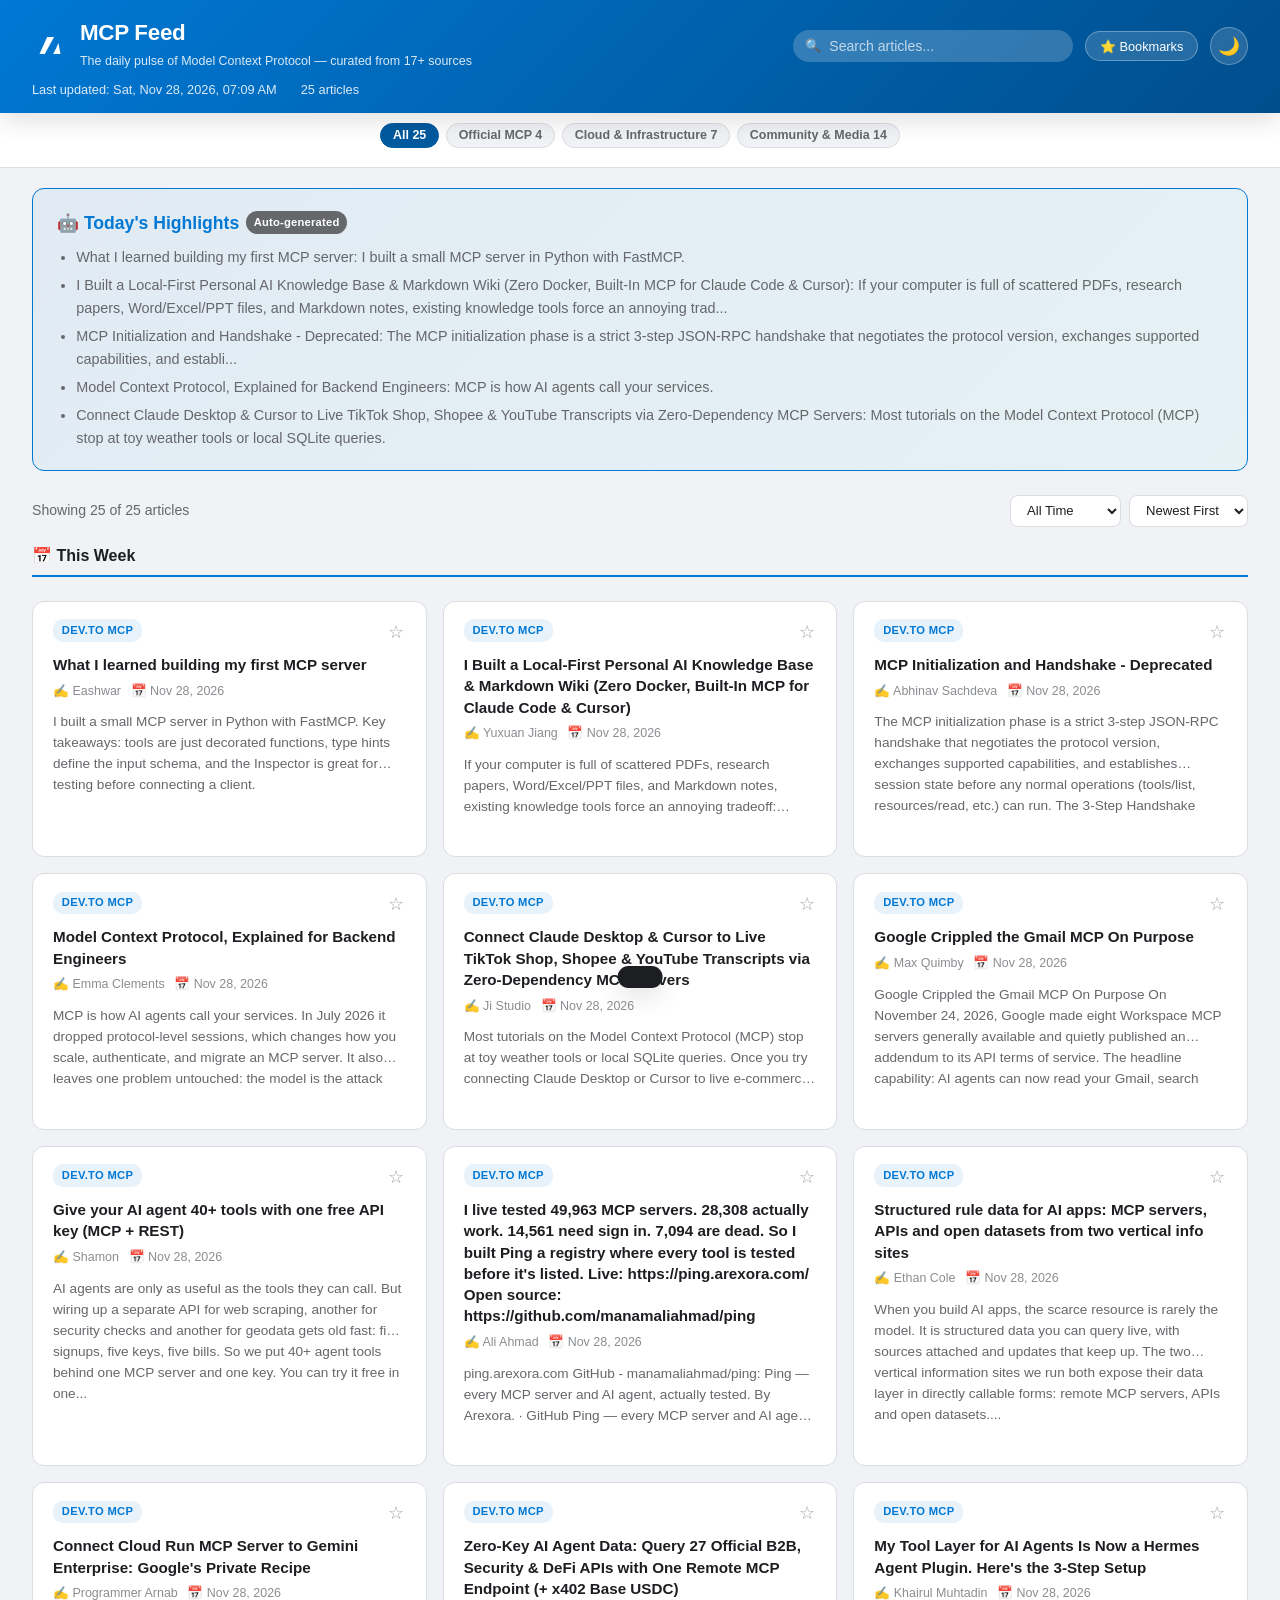
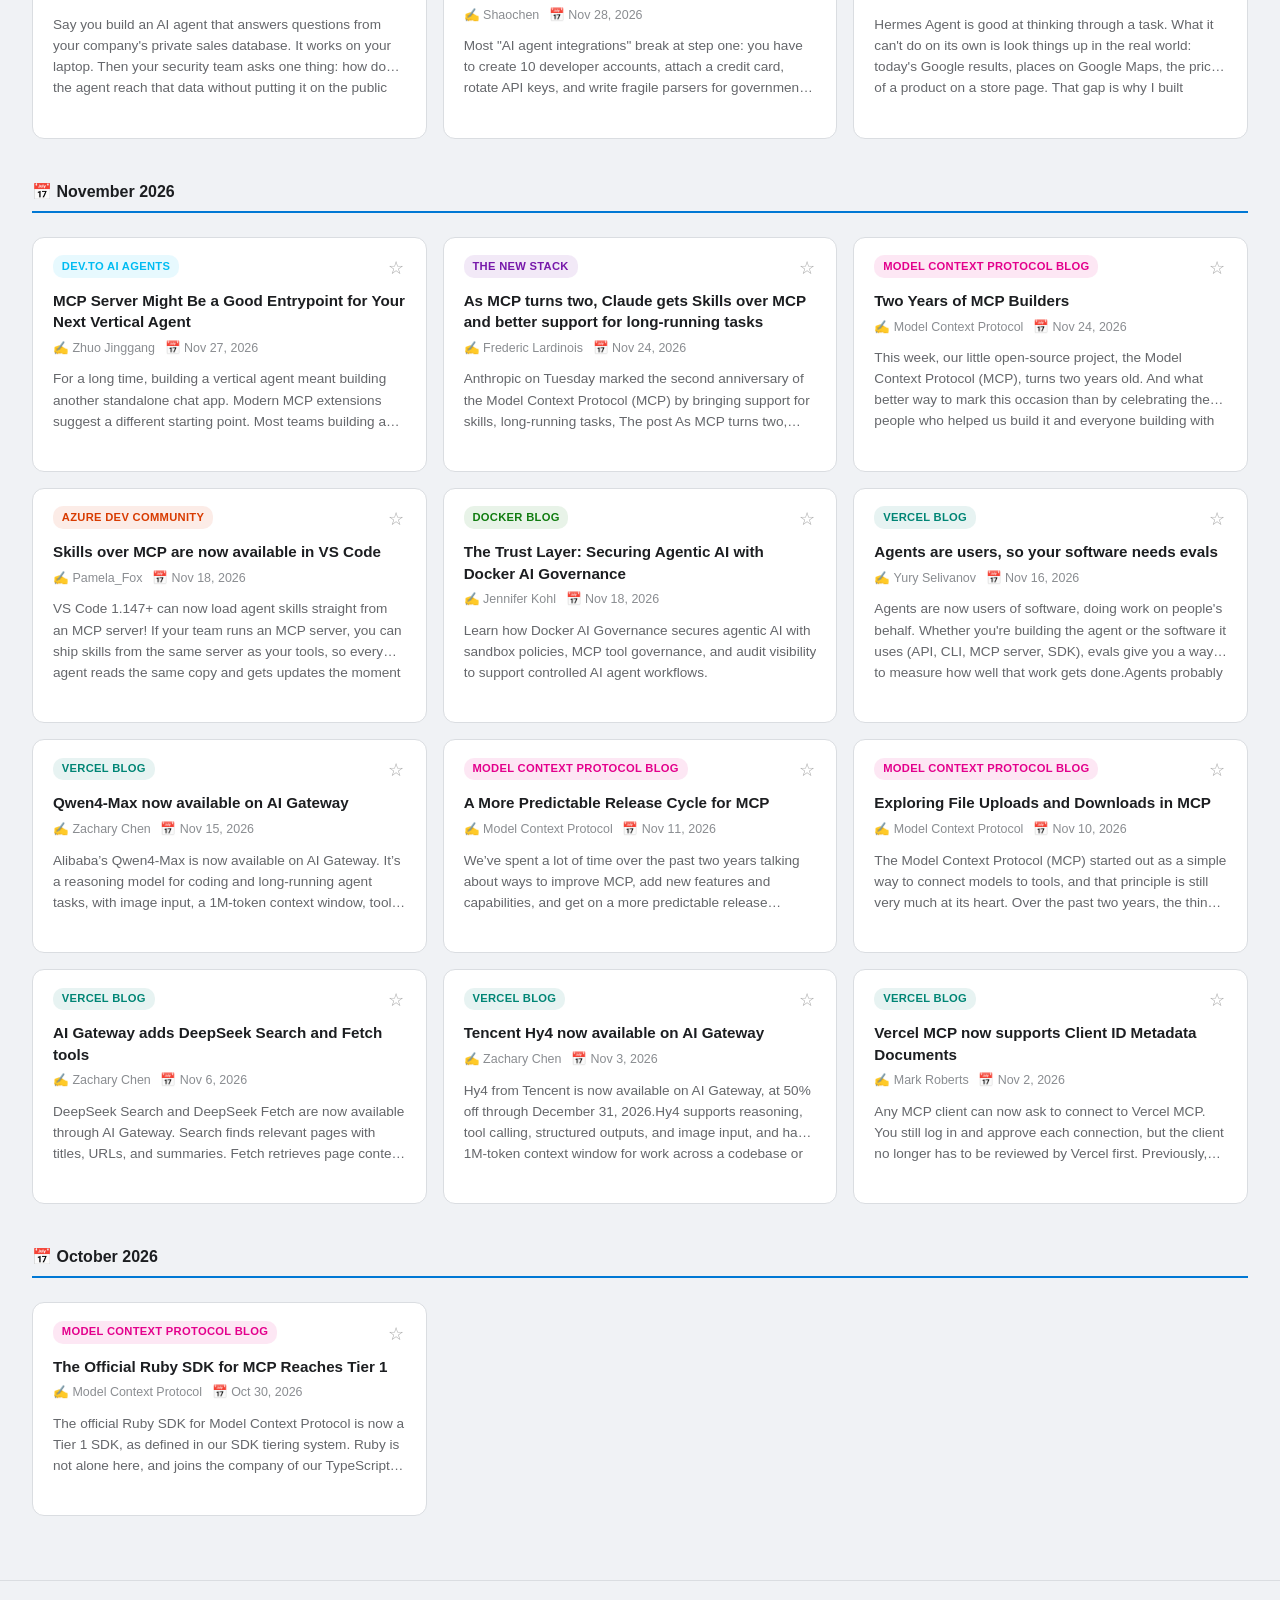
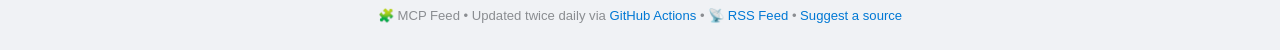
<file: index.html>
<!DOCTYPE html>
<html lang="en" data-theme="light">
<head>
  <meta charset="UTF-8">
  <meta name="viewport" content="width=device-width, initial-scale=1.0">
  <title>MCP Feed</title>
  <meta name="description" content="The daily pulse of Model Context Protocol — curated from 17+ sources. Updated twice daily.">
  <!-- Open Graph -->
  <meta property="og:type" content="website">
  <meta property="og:title" content="MCP Feed">
  <meta property="og:description" content="The daily pulse of Model Context Protocol — curated from 17+ sources. Updated twice daily.">
  <meta property="og:url" content="https://mcp.news">
  <meta property="og:image" content="https://mcp.news/og-image.png">
  <meta property="og:image:width" content="1200">
  <meta property="og:image:height" content="630">
  <!-- Twitter Card -->
  <meta name="twitter:card" content="summary_large_image">
  <meta name="twitter:title" content="MCP Feed">
  <meta name="twitter:description" content="The daily pulse of Model Context Protocol — curated from 17+ sources. Updated twice daily.">
  <meta name="twitter:image" content="https://mcp.news/og-image.png">
  <!-- PWA -->
  <meta name="theme-color" content="#0078D4">
  <link rel="manifest" href="manifest.json">
  <link rel="apple-touch-icon" href="icons/icon-192.png">
  <!-- RSS -->
  <link rel="alternate" type="application/rss+xml" title="MCP Feed" href="data/mcp-feed.xml">
  <link rel="icon" href="data:image/svg+xml,<svg xmlns=%22http://www.w3.org/2000/svg%22 viewBox=%220 0 100 100%22><text y=%22.9em%22 font-size=%2290%22>☁️</text></svg>">
  <link rel="stylesheet" href="css/styles.css">
  <!-- Google Analytics -->
  <script async src="https://www.googletagmanager.com/gtag/js?id=G-DWJ9GXBL0M"></script>
  <script>
    window.dataLayer = window.dataLayer || [];
    function gtag(){dataLayer.push(arguments);}
    gtag('js', new Date());
    gtag('config', 'G-DWJ9GXBL0M');
  </script>
  <!-- Microsoft Clarity -->
  <script type="text/javascript">
    (function(c,l,a,r,i,t,y){
        c[a]=c[a]||function(){(c[a].q=c[a].q||[]).push(arguments)};
        t=l.createElement(r);t.async=1;t.src="https://www.clarity.ms/tag/"+i;
        y=l.getElementsByTagName(r)[0];y.parentNode.insertBefore(t,y);
    })(window, document, "clarity", "script", "vub6kkd744");
  </script>
</head>
<body>
  <header>
    <div class="header-content">
      <div class="logo">
        <svg width="36" height="36" viewBox="0 0 96 96" fill="none" xmlns="http://www.w3.org/2000/svg">
          <path d="M27.2 69.6L47.6 24H58.8L34 69.6H27.2ZM20 69.6L40.4 24H51.6L26.8 69.6H20ZM56.4 69.6L64 54.4L70.4 40L76 69.6H56.4Z" fill="white"/>
        </svg>
        <div>
          <h1>MCP Feed</h1>
          <span class="subtitle">The daily pulse of Model Context Protocol — curated from 17+ sources</span>
        </div>
      </div>
      <div class="header-actions">
        <div class="search-box">
          <span class="search-icon">🔍</span>
          <input type="text" id="search-input" placeholder="Search articles..." autocomplete="off">
        </div>
        <button id="bookmarks-toggle" title="Show bookmarked articles">⭐ Bookmarks</button>
        <button id="theme-toggle" title="Toggle dark mode">🌙</button>
      </div>
    </div>
    <div class="stats-bar">
      <span id="last-updated">Loading...</span>
      <span id="total-count"></span>
    </div>
  </header>

  <div class="filters">
    <div class="filter-scroll">
      <div class="filter-pills" id="filter-pills">
        <button class="pill active" data-filter="all">All</button>
      </div>
    </div>
  </div>

  <main>
    <div id="ai-summary" class="ai-summary"></div>

    <div class="controls">
      <span id="showing-count"></span>
      <div class="controls-right">
        <select id="date-filter">
          <option value="all">All Time</option>
          <option value="today">Today</option>
          <option value="week">This Week</option>
          <option value="month">This Month</option>
        </select>
        <select id="sort-by">
          <option value="date-desc">Newest First</option>
          <option value="date-asc">Oldest First</option>
          <option value="blog">By Blog</option>
        </select>
      </div>
    </div>

    <div id="loading" class="loading">
      <div class="loading-spinner"></div>
      <p>Loading feeds...</p>
    </div>

    <div id="no-results" class="no-results">
      <p>🔍 No articles found matching your criteria.</p>
      <p>Try adjusting your filters or search terms.</p>
    </div>

    <div class="articles-grid" id="articles-grid"></div>
  </main>

  <div class="toast" id="toast"></div>

  <footer>
    <p>🧩 MCP Feed &bull; Updated twice daily via <a href="https://github.com/RemseyMailjard/mcpnewsfeed" target="_blank" rel="noopener">GitHub Actions</a> &bull; <a href="data/mcp-feed.xml" target="_blank" rel="noopener">📡 RSS Feed</a> &bull; <a href="suggest.html">Suggest a source</a></p>
  </footer>

  <script src="js/app.js"></script>
</body>
</html>
</file>
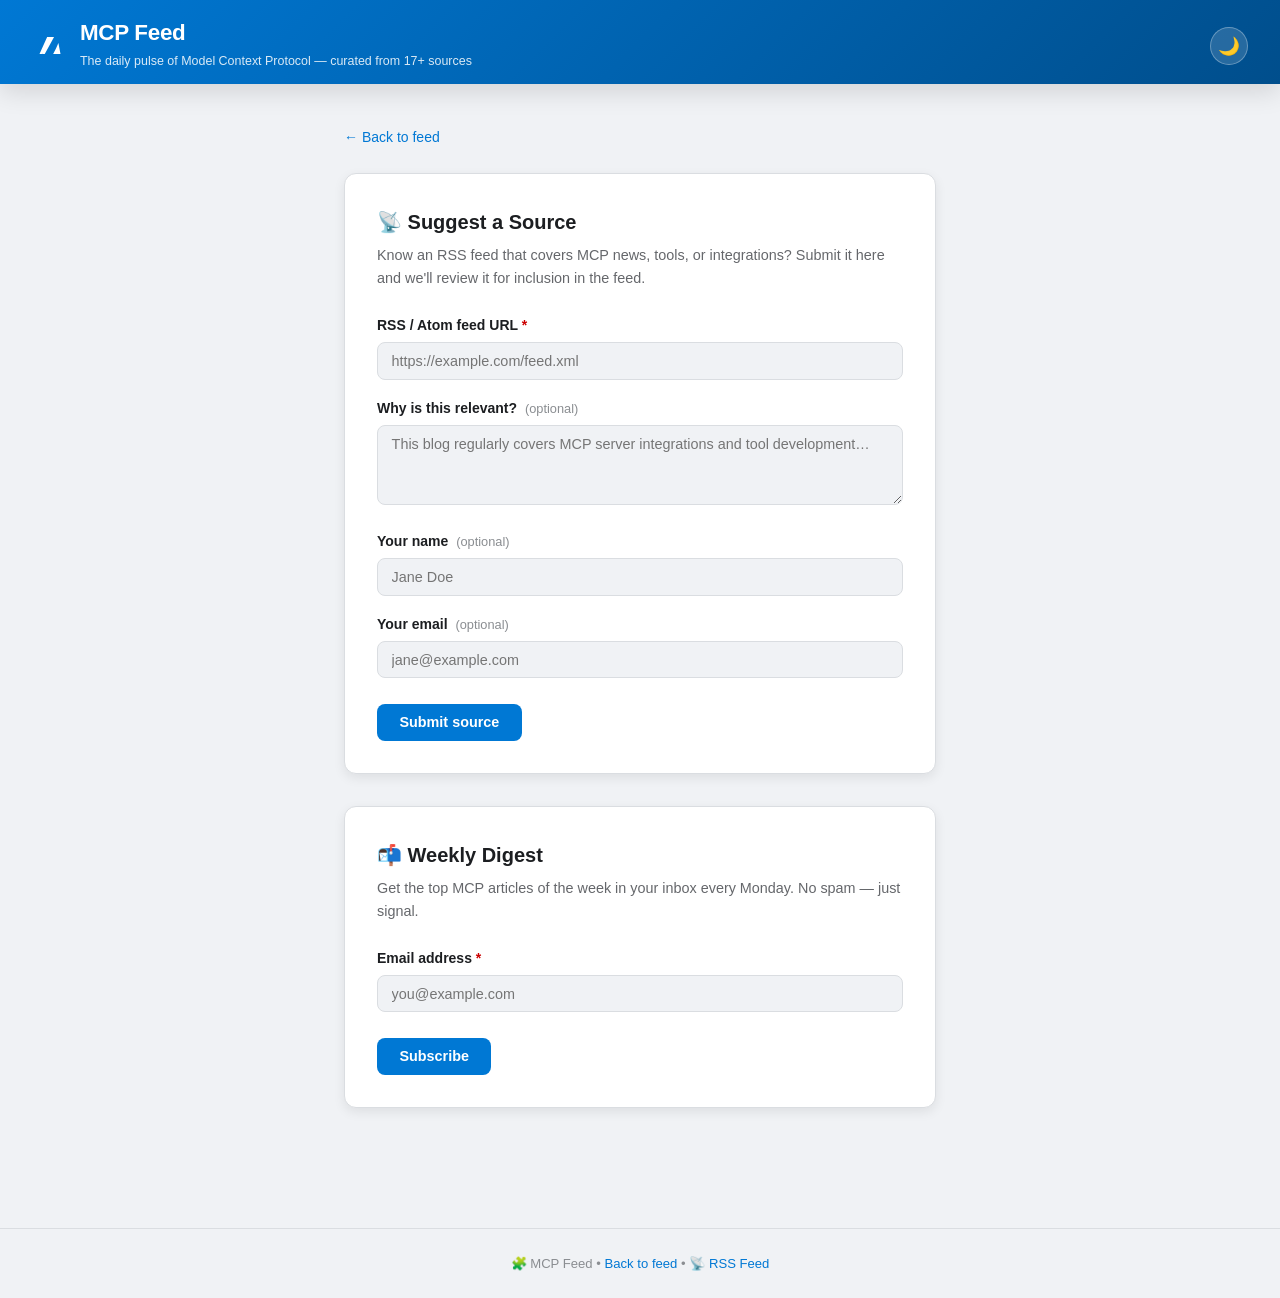
<file: suggest.html>
<!DOCTYPE html>
<html lang="en" data-theme="light">
<head>
  <meta charset="UTF-8">
  <meta name="viewport" content="width=device-width, initial-scale=1.0">
  <title>Suggest a Source — MCP Feed</title>
  <meta name="description" content="Suggest an RSS feed source or subscribe to the weekly MCP digest.">
  <meta name="theme-color" content="#0078D4">
  <link rel="manifest" href="manifest.json">
  <link rel="apple-touch-icon" href="icons/icon-192.png">
  <link rel="icon" href="data:image/svg+xml,<svg xmlns=%22http://www.w3.org/2000/svg%22 viewBox=%220 0 100 100%22><text y=%22.9em%22 font-size=%2290%22>☁️</text></svg>">
  <link rel="stylesheet" href="css/styles.css">
  <style>
    .suggest-main {
      max-width: 640px;
      margin: 2.5rem auto;
      padding: 0 1.5rem 3rem;
    }

    .suggest-card {
      background: var(--bg-secondary);
      border-radius: var(--radius-md);
      border: 1px solid var(--border-color);
      padding: 2rem;
      box-shadow: var(--shadow-md);
      margin-bottom: 2rem;
    }

    .suggest-card h2 {
      font-size: 1.25rem;
      font-weight: 700;
      margin-bottom: 0.4rem;
      color: var(--text-primary);
    }

    .suggest-card .card-description {
      font-size: 0.9rem;
      color: var(--text-secondary);
      margin-bottom: 1.5rem;
      line-height: 1.6;
    }

    .form-group {
      margin-bottom: 1.1rem;
    }

    .form-group label {
      display: block;
      font-size: 0.875rem;
      font-weight: 600;
      color: var(--text-primary);
      margin-bottom: 0.35rem;
    }

    .form-group label .optional {
      font-weight: 400;
      color: var(--text-tertiary);
      font-size: 0.8rem;
      margin-left: 0.25rem;
    }

    .form-group input,
    .form-group textarea {
      width: 100%;
      padding: 0.6rem 0.85rem;
      border: 1px solid var(--border-color);
      border-radius: var(--radius-sm);
      background: var(--bg-primary);
      color: var(--text-primary);
      font-family: inherit;
      font-size: 0.9rem;
      transition: border-color var(--transition), box-shadow var(--transition);
    }

    .form-group input:focus,
    .form-group textarea:focus {
      outline: none;
      border-color: var(--azure-blue);
      box-shadow: 0 0 0 3px rgba(0, 120, 212, 0.12);
    }

    .form-group textarea {
      resize: vertical;
      min-height: 80px;
    }

    .submit-btn {
      display: inline-flex;
      align-items: center;
      gap: 0.4rem;
      background: var(--azure-blue);
      color: #fff;
      border: none;
      border-radius: var(--radius-sm);
      padding: 0.65rem 1.4rem;
      font-size: 0.9rem;
      font-weight: 600;
      cursor: pointer;
      transition: background var(--transition), transform var(--transition);
      margin-top: 0.5rem;
    }

    .submit-btn:hover {
      background: var(--azure-blue-dark);
    }

    .submit-btn:active {
      transform: scale(0.98);
    }

    .submit-btn:disabled {
      opacity: 0.6;
      cursor: not-allowed;
    }

    .form-feedback {
      margin-top: 1rem;
      padding: 0.75rem 1rem;
      border-radius: var(--radius-sm);
      font-size: 0.875rem;
      display: none;
    }

    .form-feedback.success {
      background: #d4edda;
      color: #155724;
      border: 1px solid #c3e6cb;
      display: block;
    }

    .form-feedback.error {
      background: #f8d7da;
      color: #721c24;
      border: 1px solid #f5c6cb;
      display: block;
    }

    [data-theme="dark"] .form-feedback.success {
      background: #1a3a24;
      color: #75b798;
      border-color: #2d6a4f;
    }

    [data-theme="dark"] .form-feedback.error {
      background: #3a1a1a;
      color: #f1aeb5;
      border-color: #6a2d2d;
    }

    .back-link {
      display: inline-flex;
      align-items: center;
      gap: 0.3rem;
      color: var(--azure-blue);
      text-decoration: none;
      font-size: 0.875rem;
      font-weight: 500;
      margin-bottom: 1.5rem;
    }

    .back-link:hover {
      text-decoration: underline;
    }
  </style>
</head>
<body>
  <header>
    <div class="header-content">
      <div class="logo">
        <svg width="36" height="36" viewBox="0 0 96 96" fill="none" xmlns="http://www.w3.org/2000/svg">
          <path d="M27.2 69.6L47.6 24H58.8L34 69.6H27.2ZM20 69.6L40.4 24H51.6L26.8 69.6H20ZM56.4 69.6L64 54.4L70.4 40L76 69.6H56.4Z" fill="white"/>
        </svg>
        <div>
          <h1>MCP Feed</h1>
          <span class="subtitle">The daily pulse of Model Context Protocol — curated from 17+ sources</span>
        </div>
      </div>
      <div class="header-actions">
        <button id="theme-toggle" title="Toggle dark mode">🌙</button>
      </div>
    </div>
  </header>

  <main class="suggest-main">
    <a href="index.html" class="back-link">← Back to feed</a>

    <!-- Source suggestion form -->
    <div class="suggest-card">
      <h2>📡 Suggest a Source</h2>
      <p class="card-description">
        Know an RSS feed that covers MCP news, tools, or integrations? Submit it here
        and we'll review it for inclusion in the feed.
      </p>

      <form
        id="suggest-form"
        data-endpoint=""
      >
        <div class="form-group">
          <label for="feed-url">RSS / Atom feed URL <span style="color:#c00;">*</span></label>
          <input
            type="url"
            id="feed-url"
            name="feedUrl"
            placeholder="https://example.com/feed.xml"
            required
            autocomplete="url"
          >
        </div>

        <div class="form-group">
          <label for="feed-reason">Why is this relevant? <span class="optional">(optional)</span></label>
          <textarea
            id="feed-reason"
            name="reason"
            placeholder="This blog regularly covers MCP server integrations and tool development…"
          ></textarea>
        </div>

        <div class="form-group">
          <label for="suggest-name">Your name <span class="optional">(optional)</span></label>
          <input
            type="text"
            id="suggest-name"
            name="name"
            placeholder="Jane Doe"
            autocomplete="name"
          >
        </div>

        <div class="form-group">
          <label for="suggest-email">Your email <span class="optional">(optional)</span></label>
          <input
            type="email"
            id="suggest-email"
            name="email"
            placeholder="jane@example.com"
            autocomplete="email"
          >
        </div>

        <button type="submit" class="submit-btn" id="suggest-submit">
          Submit source
        </button>
        <div class="form-feedback" id="suggest-feedback"></div>
      </form>
    </div>

    <!-- Newsletter subscription form -->
    <div class="suggest-card">
      <h2>📬 Weekly Digest</h2>
      <p class="card-description">
        Get the top MCP articles of the week in your inbox every Monday. No spam — just signal.
      </p>

      <form
        id="subscribe-form"
        data-endpoint=""
      >
        <div class="form-group">
          <label for="subscribe-email">Email address <span style="color:#c00;">*</span></label>
          <input
            type="email"
            id="subscribe-email"
            name="email"
            placeholder="you@example.com"
            required
            autocomplete="email"
          >
        </div>

        <button type="submit" class="submit-btn" id="subscribe-submit">
          Subscribe
        </button>
        <div class="form-feedback" id="subscribe-feedback"></div>
      </form>
    </div>
  </main>

  <footer>
    <p>🧩 MCP Feed &bull; <a href="index.html">Back to feed</a> &bull; <a href="data/mcp-feed.xml" target="_blank" rel="noopener">📡 RSS Feed</a></p>
  </footer>

  <script>
    // Theme toggle (same logic as main app)
    (function () {
      var toggle = document.getElementById("theme-toggle");
      var saved = localStorage.getItem("mcpfeed-theme") || "light";
      document.documentElement.setAttribute("data-theme", saved);
      toggle.textContent = saved === "dark" ? "☀️" : "🌙";
      toggle.addEventListener("click", function () {
        var current = document.documentElement.getAttribute("data-theme");
        var next = current === "dark" ? "light" : "dark";
        document.documentElement.setAttribute("data-theme", next);
        localStorage.setItem("mcpfeed-theme", next);
        toggle.textContent = next === "dark" ? "☀️" : "🌙";
      });
    })();

    function handleForm(formId, submitId, feedbackId, successMessage) {
      var form = document.getElementById(formId);
      var submitBtn = document.getElementById(submitId);
      var feedback = document.getElementById(feedbackId);
      var endpoint = form.getAttribute("data-endpoint");

      form.addEventListener("submit", function (e) {
        e.preventDefault();
        feedback.className = "form-feedback";
        feedback.textContent = "";

        if (!endpoint) {
          feedback.className = "form-feedback error";
          feedback.textContent = "Submission is not configured yet. Please try again later.";
          return;
        }

        var data = {};
        new FormData(form).forEach(function (value, key) {
          data[key] = value;
        });

        submitBtn.disabled = true;
        submitBtn.textContent = "Sending…";

        fetch(endpoint, {
          method: "POST",
          headers: { "Content-Type": "application/json" },
          body: JSON.stringify(data),
        })
          .then(function (res) {
            if (!res.ok) throw new Error("Server returned " + res.status);
            feedback.className = "form-feedback success";
            feedback.textContent = successMessage;
            form.reset();
          })
          .catch(function () {
            feedback.className = "form-feedback error";
            feedback.textContent = "Something went wrong. Please try again or email us directly.";
          })
          .finally(function () {
            submitBtn.disabled = false;
            submitBtn.textContent = formId === "suggest-form" ? "Submit source" : "Subscribe";
          });
      });
    }

    handleForm(
      "suggest-form",
      "suggest-submit",
      "suggest-feedback",
      "Thanks! We'll review your suggestion and add it if it's a good fit."
    );

    handleForm(
      "subscribe-form",
      "subscribe-submit",
      "subscribe-feedback",
      "You're subscribed! Expect your first digest next Monday."
    );
  </script>
</body>
</html>
</file>
<file: css/styles.css>
/* ===== Design Tokens ===== */
:root {
  --bg-primary: #f0f2f5;
  --bg-secondary: #ffffff;
  --bg-tertiary: #e4e6eb;
  --text-primary: #1c1e21;
  --text-secondary: #65676b;
  --text-tertiary: #8a8d91;
  --border-color: #dadde1;
  --azure-blue: #0078D4;
  --azure-blue-light: #50E6FF;
  --azure-blue-dark: #005A9E;
  --shadow-sm: 0 1px 2px rgba(0, 0, 0, 0.06);
  --shadow-md: 0 4px 12px rgba(0, 0, 0, 0.08);
  --shadow-lg: 0 8px 24px rgba(0, 0, 0, 0.12);
  --radius-sm: 8px;
  --radius-md: 12px;
  --radius-lg: 16px;
  --transition: 0.2s ease;
}

[data-theme="dark"] {
  --bg-primary: #18191a;
  --bg-secondary: #242526;
  --bg-tertiary: #3a3b3c;
  --text-primary: #e4e6eb;
  --text-secondary: #b0b3b8;
  --text-tertiary: #6c757d;
  --border-color: #3a3b3c;
  --shadow-sm: 0 1px 2px rgba(0, 0, 0, 0.3);
  --shadow-md: 0 4px 12px rgba(0, 0, 0, 0.4);
  --shadow-lg: 0 8px 24px rgba(0, 0, 0, 0.5);
}

/* ===== Reset ===== */
*,
*::before,
*::after {
  margin: 0;
  padding: 0;
  box-sizing: border-box;
}

body {
  font-family: -apple-system, BlinkMacSystemFont, "Segoe UI", Roboto, Helvetica, Arial, sans-serif;
  background-color: var(--bg-primary);
  color: var(--text-primary);
  transition: background-color var(--transition), color var(--transition);
  line-height: 1.6;
  min-height: 100vh;
}

/* ===== Header ===== */
header {
  background: linear-gradient(135deg, #0078D4 0%, #004E8C 100%);
  color: white;
  padding: 1.25rem 2rem 0.75rem;
  position: sticky;
  top: 0;
  z-index: 100;
  box-shadow: var(--shadow-lg);
}

.header-content {
  max-width: 1440px;
  margin: 0 auto;
  display: flex;
  align-items: center;
  justify-content: space-between;
  gap: 1rem;
  flex-wrap: wrap;
}

.logo {
  display: flex;
  align-items: center;
  gap: 0.75rem;
}

.logo h1 {
  font-size: 1.4rem;
  font-weight: 700;
  letter-spacing: -0.3px;
  line-height: 1.2;
}

.logo .subtitle {
  font-size: 0.78rem;
  opacity: 0.85;
  font-weight: 400;
}

.header-actions {
  display: flex;
  align-items: center;
  gap: 0.75rem;
}

.search-box {
  position: relative;
}

.search-box .search-icon {
  position: absolute;
  left: 0.75rem;
  top: 50%;
  transform: translateY(-50%);
  font-size: 0.8rem;
  pointer-events: none;
}

.search-box input {
  padding: 0.5rem 1rem 0.5rem 2.25rem;
  border: none;
  border-radius: 24px;
  background: rgba(255, 255, 255, 0.2);
  color: white;
  font-size: 0.88rem;
  width: 280px;
  outline: none;
  transition: background var(--transition), width var(--transition);
}

.search-box input::placeholder {
  color: rgba(255, 255, 255, 0.7);
}

.search-box input:focus {
  background: rgba(255, 255, 255, 0.3);
  width: 340px;
}

#bookmarks-toggle {
  background: rgba(255, 255, 255, 0.15);
  border: 1px solid rgba(255, 255, 255, 0.3);
  color: white;
  padding: 0.4rem 0.85rem;
  border-radius: 20px;
  cursor: pointer;
  font-size: 0.8rem;
  transition: all var(--transition);
  white-space: nowrap;
}

#bookmarks-toggle:hover {
  background: rgba(255, 255, 255, 0.25);
}

#bookmarks-toggle.active {
  background: #f59e0b;
  border-color: #f59e0b;
}

#theme-toggle {
  background: rgba(255, 255, 255, 0.15);
  border: 1px solid rgba(255, 255, 255, 0.3);
  color: white;
  width: 38px;
  height: 38px;
  border-radius: 50%;
  cursor: pointer;
  font-size: 1.1rem;
  display: flex;
  align-items: center;
  justify-content: center;
  transition: background var(--transition);
}

#theme-toggle:hover {
  background: rgba(255, 255, 255, 0.25);
}

.stats-bar {
  max-width: 1440px;
  margin: 0.5rem auto 0;
  display: flex;
  gap: 1.5rem;
  font-size: 0.8rem;
  opacity: 0.85;
}

/* ===== Filters ===== */
.filters {
  background: var(--bg-secondary);
  border-bottom: 1px solid var(--border-color);
  padding: 0.6rem 2rem;
  position: sticky;
  top: 88px;
  z-index: 90;
  transition: background var(--transition), border-color var(--transition);
}

.filter-scroll {
  max-width: 1440px;
  margin: 0 auto;
  overflow-x: auto;
  -webkit-overflow-scrolling: touch;
  scrollbar-width: thin;
}

.filter-pills {
  display: flex;
  gap: 0.4rem;
  flex-wrap: wrap;
  padding-bottom: 0.15rem;
}

.pill {
  padding: 0.3rem 0.75rem;
  border-radius: 20px;
  border: 1px solid var(--border-color);
  background: var(--bg-primary);
  color: var(--text-secondary);
  font-size: 0.78rem;
  cursor: pointer;
  white-space: nowrap;
  transition: all var(--transition);
  font-family: inherit;
}

.pill:hover {
  border-color: var(--azure-blue);
  color: var(--azure-blue);
}

.pill.active {
  background: var(--azure-blue);
  color: white;
  border-color: var(--azure-blue);
}

.pill .count {
  display: inline-block;
  background: rgba(0, 0, 0, 0.1);
  padding: 0.05rem 0.4rem;
  border-radius: 10px;
  font-size: 0.72rem;
  margin-left: 0.3rem;
}

.pill.active .count {
  background: rgba(255, 255, 255, 0.25);
}

/* ===== Main Content ===== */
main {
  max-width: 1440px;
  margin: 0 auto;
  padding: 1.25rem 2rem 2rem;
}

.controls {
  display: flex;
  justify-content: space-between;
  align-items: center;
  margin-bottom: 1rem;
  flex-wrap: wrap;
  gap: 0.75rem;
}

.controls-right {
  display: flex;
  gap: 0.5rem;
  align-items: center;
}

#showing-count {
  font-size: 0.88rem;
  color: var(--text-secondary);
}

#date-filter,
#sort-by {
  padding: 0.4rem 0.75rem;
  border: 1px solid var(--border-color);
  border-radius: var(--radius-sm);
  background: var(--bg-secondary);
  color: var(--text-primary);
  font-size: 0.82rem;
  cursor: pointer;
  font-family: inherit;
  transition: border-color var(--transition);
}

#date-filter:focus,
#sort-by:focus {
  border-color: var(--azure-blue);
  outline: none;
}

/* ===== Date Group Headers ===== */
.date-group-header {
  grid-column: 1 / -1;
  font-size: 1rem;
  font-weight: 600;
  color: var(--text-primary);
  margin: 1.5rem 0 0.5rem;
  padding-bottom: 0.4rem;
  border-bottom: 2px solid var(--azure-blue);
  display: flex;
  align-items: center;
  gap: 0.4rem;
}

.date-group-header:first-child {
  margin-top: 0;
}

/* ===== Articles Grid ===== */
.articles-grid {
  display: grid;
  grid-template-columns: repeat(auto-fill, minmax(340px, 1fr));
  gap: 1rem;
}

/* ===== Article Card ===== */
.article-card {
  background: var(--bg-secondary);
  border-radius: var(--radius-md);
  border: 1px solid var(--border-color);
  padding: 1.1rem 1.25rem;
  display: flex;
  flex-direction: column;
  transition: all var(--transition);
}

.article-card:hover {
  box-shadow: var(--shadow-md);
  transform: translateY(-2px);
}

.card-header {
  display: flex;
  justify-content: space-between;
  align-items: flex-start;
  margin-bottom: 0.6rem;
  gap: 0.5rem;
}

.blog-tag {
  display: inline-block;
  padding: 0.15rem 0.55rem;
  border-radius: 10px;
  font-size: 0.7rem;
  font-weight: 600;
  text-transform: uppercase;
  letter-spacing: 0.3px;
  white-space: nowrap;
  flex-shrink: 0;
}

.bookmark-btn {
  background: none;
  border: none;
  cursor: pointer;
  font-size: 1.15rem;
  padding: 0.1rem;
  opacity: 0.35;
  transition: opacity var(--transition), transform var(--transition);
  flex-shrink: 0;
}

.bookmark-btn:hover {
  opacity: 0.8;
  transform: scale(1.15);
}

.bookmark-btn.bookmarked {
  opacity: 1;
}

.article-title {
  font-size: 0.95rem;
  font-weight: 600;
  line-height: 1.4;
  margin-bottom: 0.4rem;
}

.article-title a {
  color: var(--text-primary);
  text-decoration: none;
  transition: color var(--transition);
}

.article-title a:hover {
  color: var(--azure-blue);
}

.article-meta {
  font-size: 0.78rem;
  color: var(--text-tertiary);
  margin-bottom: 0.6rem;
  display: flex;
  gap: 0.6rem;
  flex-wrap: wrap;
}

.article-summary {
  font-size: 0.85rem;
  color: var(--text-secondary);
  line-height: 1.55;
  flex: 1;
  margin-bottom: 0.85rem;
  display: -webkit-box;
  -webkit-line-clamp: 3;
  -webkit-box-orient: vertical;
  overflow: hidden;
}

.card-actions {
  display: flex;
  gap: 0.4rem;
  margin-top: auto;
}

/* ===== Buttons ===== */
.btn {
  padding: 0.38rem 0.8rem;
  border-radius: var(--radius-sm);
  font-size: 0.78rem;
  font-weight: 500;
  cursor: pointer;
  transition: all var(--transition);
  text-decoration: none;
  display: inline-flex;
  align-items: center;
  gap: 0.3rem;
  border: none;
  font-family: inherit;
}

.btn-primary {
  background: var(--azure-blue);
  color: white;
}

.btn-primary:hover {
  background: var(--azure-blue-dark);
}

.btn-secondary {
  background: var(--bg-tertiary);
  color: var(--text-primary);
}

.btn-secondary:hover {
  background: var(--border-color);
}

/* ===== Loading & Empty States ===== */
.loading,
.no-results {
  text-align: center;
  padding: 4rem 2rem;
  color: var(--text-secondary);
  font-size: 1rem;
  display: none;
}

.loading.visible,
.no-results.visible {
  display: block;
}

.loading-spinner {
  display: inline-block;
  width: 36px;
  height: 36px;
  border: 3px solid var(--border-color);
  border-top-color: var(--azure-blue);
  border-radius: 50%;
  animation: spin 0.7s linear infinite;
  margin-bottom: 1rem;
}

@keyframes spin {
  to {
    transform: rotate(360deg);
  }
}

/* ===== Toast ===== */
.toast {
  position: fixed;
  bottom: 2rem;
  left: 50%;
  transform: translateX(-50%) translateY(120px);
  background: var(--text-primary);
  color: var(--bg-primary);
  padding: 0.7rem 1.4rem;
  border-radius: var(--radius-md);
  font-size: 0.88rem;
  z-index: 1000;
  transition: transform 0.3s cubic-bezier(0.4, 0, 0.2, 1);
  box-shadow: var(--shadow-lg);
  white-space: nowrap;
}

.toast.visible {
  transform: translateX(-50%) translateY(0);
}

/* ===== Footer ===== */
footer {
  text-align: center;
  padding: 1.5rem 2rem;
  color: var(--text-tertiary);
  font-size: 0.82rem;
  border-top: 1px solid var(--border-color);
  margin-top: 2rem;
  transition: border-color var(--transition);
}

footer a {
  color: var(--azure-blue);
  text-decoration: none;
}

footer a:hover {
  text-decoration: underline;
}

/* ===== Responsive ===== */
@media (max-width: 768px) {
  header {
    padding: 1rem;
  }

  .header-content {
    flex-direction: column;
    align-items: stretch;
    gap: 0.75rem;
  }

  .logo {
    justify-content: center;
  }

  .header-actions {
    justify-content: center;
    flex-wrap: wrap;
  }

  .search-box input {
    width: 100%;
  }

  .search-box input:focus {
    width: 100%;
  }

  .stats-bar {
    justify-content: center;
    font-size: 0.75rem;
  }

  .filters {
    padding: 0.5rem 1rem;
    top: 145px;
  }

  .filter-pills {
    flex-wrap: nowrap;
    overflow-x: auto;
  }

  main {
    padding: 1rem;
  }

  .articles-grid {
    grid-template-columns: 1fr;
  }

  .controls {
    flex-direction: column;
    align-items: stretch;
    gap: 0.5rem;
  }

  .controls-right {
    justify-content: flex-end;
  }
}

@media (max-width: 480px) {
  .logo h1 {
    font-size: 1.2rem;
  }

  .header-actions {
    gap: 0.5rem;
  }

  #bookmarks-toggle {
    font-size: 0.75rem;
    padding: 0.35rem 0.65rem;
  }
}

/* ===== Scrollbar ===== */
::-webkit-scrollbar {
  height: 5px;
  width: 7px;
}

::-webkit-scrollbar-track {
  background: transparent;
}

::-webkit-scrollbar-thumb {
  background: var(--text-tertiary);
  border-radius: 4px;
}

::-webkit-scrollbar-thumb:hover {
  background: var(--text-secondary);
}

/* ===== NEW Badge ===== */
.new-badge {
  display: inline-block;
  background: #E81123;
  color: white;
  font-size: 0.6rem;
  font-weight: 700;
  padding: 0.1rem 0.4rem;
  border-radius: 4px;
  text-transform: uppercase;
  letter-spacing: 0.5px;
  margin-left: 0.4rem;
  vertical-align: middle;
  animation: pulse 2s ease-in-out infinite;
}

@keyframes pulse {
  0%, 100% { opacity: 1; }
  50% { opacity: 0.7; }
}

/* ===== Category Groups ===== */
.category-bar {
  max-width: 1440px;
  margin: 0 auto;
  display: flex;
  gap: 0.4rem;
  flex-wrap: wrap;
  margin-bottom: 0.4rem;
}

.category-pill {
  padding: 0.3rem 0.75rem;
  border-radius: 20px;
  border: 1px solid var(--border-color);
  background: var(--bg-primary);
  color: var(--text-secondary);
  font-size: 0.78rem;
  font-weight: 600;
  cursor: pointer;
  white-space: nowrap;
  transition: all var(--transition);
  font-family: inherit;
}

.category-pill:hover {
  border-color: var(--azure-blue);
  color: var(--azure-blue);
}

.category-pill.active {
  background: var(--azure-blue-dark);
  color: white;
  border-color: var(--azure-blue-dark);
}

.blog-pills-row {
  max-width: 1440px;
  margin: 0 auto;
}

/* ===== Share Buttons ===== */
.share-buttons {
  display: flex;
  gap: 0.3rem;
  margin-top: auto;
  padding-top: 0.5rem;
}

.share-btn {
  background: var(--bg-tertiary);
  border: none;
  width: 30px;
  height: 30px;
  border-radius: 50%;
  cursor: pointer;
  font-size: 0.75rem;
  display: flex;
  align-items: center;
  justify-content: center;
  transition: all var(--transition);
  opacity: 0.6;
}

.share-btn:hover {
  opacity: 1;
  transform: scale(1.1);
}



/* ===== AI Summary ===== */
.ai-summary {
  background: linear-gradient(135deg, #0078D410 0%, #50E6FF10 100%);
  border: 1px solid var(--azure-blue);
  border-radius: var(--radius-md);
  padding: 1.25rem 1.5rem;
  margin-bottom: 1.5rem;
}

.ai-summary h2 {
  font-size: 1.1rem;
  font-weight: 600;
  color: var(--azure-blue);
  margin-bottom: 0.6rem;
  display: flex;
  align-items: center;
  gap: 0.4rem;
}

.ai-summary p {
  font-size: 0.9rem;
  color: var(--text-secondary);
  line-height: 1.6;
  margin-bottom: 0.4rem;
}

.ai-summary p:last-child {
  margin-bottom: 0;
}

.summary-badge {
  font-size: 0.7rem;
  font-weight: 600;
  padding: 0.15rem 0.5rem;
  border-radius: 999px;
  background: var(--azure-blue);
  color: #fff;
  vertical-align: middle;
  letter-spacing: 0.02em;
}

.summary-badge--fallback {
  background: var(--text-secondary);
}

.summary-list {
  margin: 0;
  padding-left: 1.2rem;
  font-size: 0.9rem;
  color: var(--text-secondary);
  line-height: 1.6;
}

.summary-list li {
  margin-bottom: 0.3rem;
}

.summary-list li:last-child {
  margin-bottom: 0;
}

.summary-placeholder {
  font-style: italic;
  opacity: 0.65;
}
</file>
